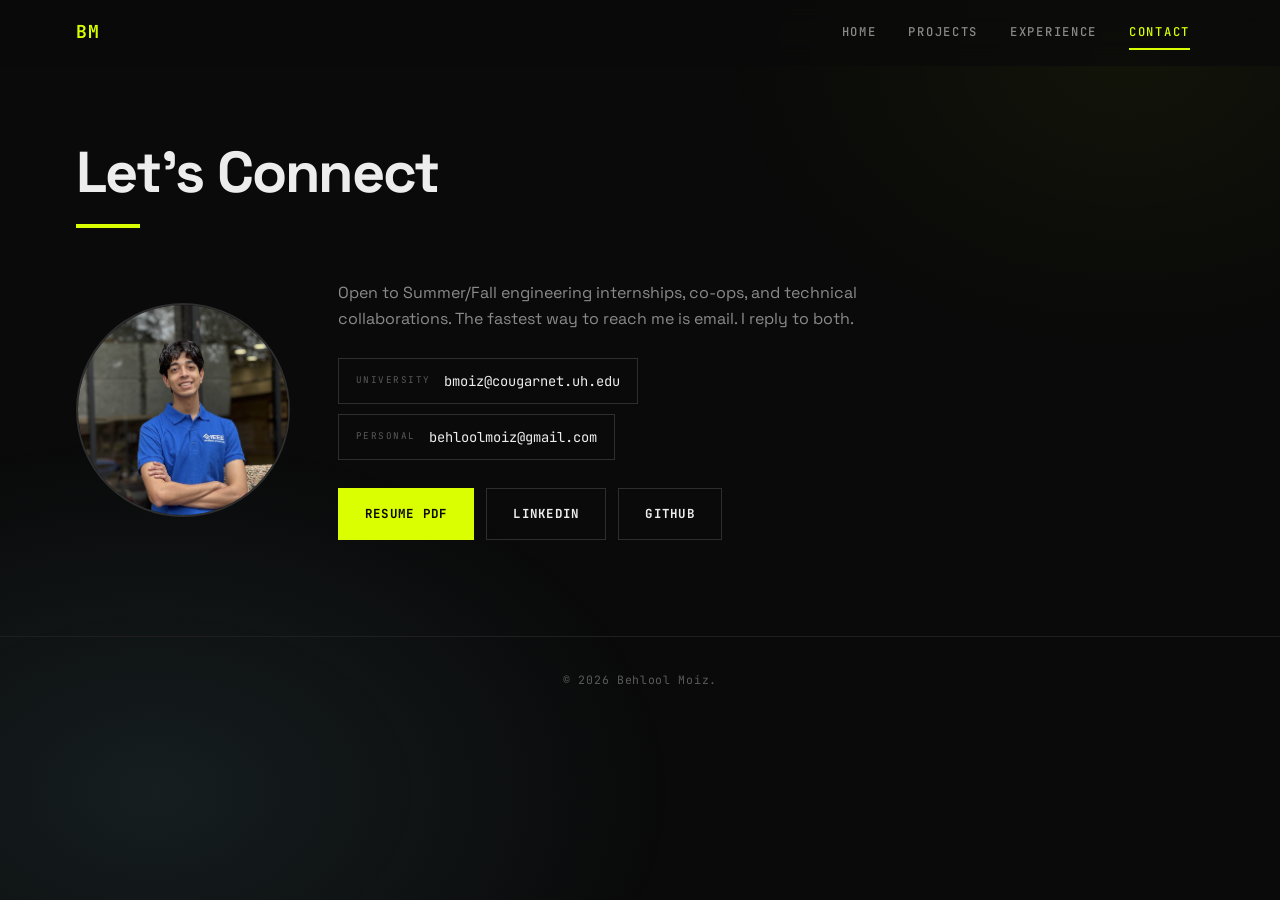
<file: contact.html>
<!DOCTYPE html>
<html lang="en">
<head>
<meta charset="utf-8">
<meta name="viewport" content="width=device-width, initial-scale=1">
<title>Contact | Behlool Moiz</title>
<meta name="description" content="Get in touch with Behlool Moiz. Open to Summer and Fall engineering internships, co-ops and technical collaborations.">
<meta name="theme-color" content="#0A0A0A">
<meta name="color-scheme" content="dark">
<link rel="icon" href="data:image/svg+xml,%3Csvg xmlns='http://www.w3.org/2000/svg' viewBox='0 0 100 100'%3E%3Crect width='100' height='100' fill='%230A0A0A'/%3E%3Ctext x='50' y='68' font-size='52' font-family='monospace' font-weight='bold' fill='%23D9FF00' text-anchor='middle'%3EBM%3C/text%3E%3C/svg%3E">
<link rel="preconnect" href="https://fonts.googleapis.com">
<link rel="preconnect" href="https://fonts.gstatic.com" crossorigin>
<link rel="stylesheet" href="https://fonts.googleapis.com/css2?family=JetBrains+Mono:wght@400;500;700&amp;family=Space+Grotesk:wght@400;500;700&amp;display=swap">
<link rel="stylesheet" href="css/style.css?v=3">
</head>
<body>
<a class="skip" href="#main">Skip to content</a>

<header class="nav" id="nav">
  <div class="nav__inner">
    <a class="brand" href="index.html">BM</a>
    <button class="nav__toggle" id="navToggle" type="button" aria-expanded="false" aria-controls="navMenu" aria-label="Open navigation menu">
      <span class="nav__bars" aria-hidden="true"></span>
    </button>
    <ul class="nav__menu" id="navMenu">
      <li><a class="nav__link" href="index.html">Home</a></li>
      <li><a class="nav__link" href="projects.html">Projects</a></li>
      <li><a class="nav__link" href="experience.html">Experience</a></li>
      <li><a class="nav__link" href="contact.html" aria-current="page">Contact</a></li>
    </ul>
  </div>
</header>

<main id="main">
<section class="section" style="padding-top:calc(var(--nav-h) + 76px)">
  <div class="wrap">

    <div class="sec-head">
      <h2 class="sec-title">Let&rsquo;s Connect</h2>
      <div class="rule"></div>
    </div>

    <div class="contact__grid">
      <!-- Click flips to the costume shot; stays inert until that file exists. -->
      <button class="portrait" id="portrait" type="button"
              data-alt="assets/banana_costume.jpg"
              aria-label="Photo of Behlool Moiz. Activate for a surprise.">
        <img class="portrait__photo" id="portraitPhoto" src="assets/PictureOfBehlool.webp" alt="Behlool Moiz"
             loading="lazy" decoding="async"
             data-label="PHOTO" data-path="assets/PictureOfBehlool.webp" onerror="mediaFallback(this)">
        <span class="portrait__tip" id="portraitTip"></span>
      </button>

      <div>
        <p class="sec-sub" style="margin-top:0">
          Open to Summer/Fall engineering internships, co-ops, and technical collaborations.
          The fastest way to reach me is email. I reply to both.
        </p>

        <div class="mails">
          <a class="mail" href="mailto:bmoiz@cougarnet.uh.edu">
            <span class="mail__k">University</span> bmoiz@cougarnet.uh.edu
          </a>
          <a class="mail" href="mailto:behloolmoiz@gmail.com">
            <span class="mail__k">Personal</span> behloolmoiz@gmail.com
          </a>
        </div>

        <div class="contact__links">
          <a class="btn btn--solid" href="resume.pdf" target="_blank" rel="noopener">Resume PDF</a>
          <a class="btn btn--ghost" href="https://www.linkedin.com/in/behlool-moiz" target="_blank" rel="noopener">LinkedIn</a>
          <a class="btn btn--ghost" href="https://github.com/B3motor1" target="_blank" rel="noopener">GitHub</a>
        </div>
      </div>
    </div>

  </div>
</section>
</main>

<footer class="site-footer">
  <div class="wrap">&copy; <span id="year">2026</span> Behlool Moiz.</div>
</footer>

<script src="js/main.js?v=3" defer></script>
</body>
</html>
</file>
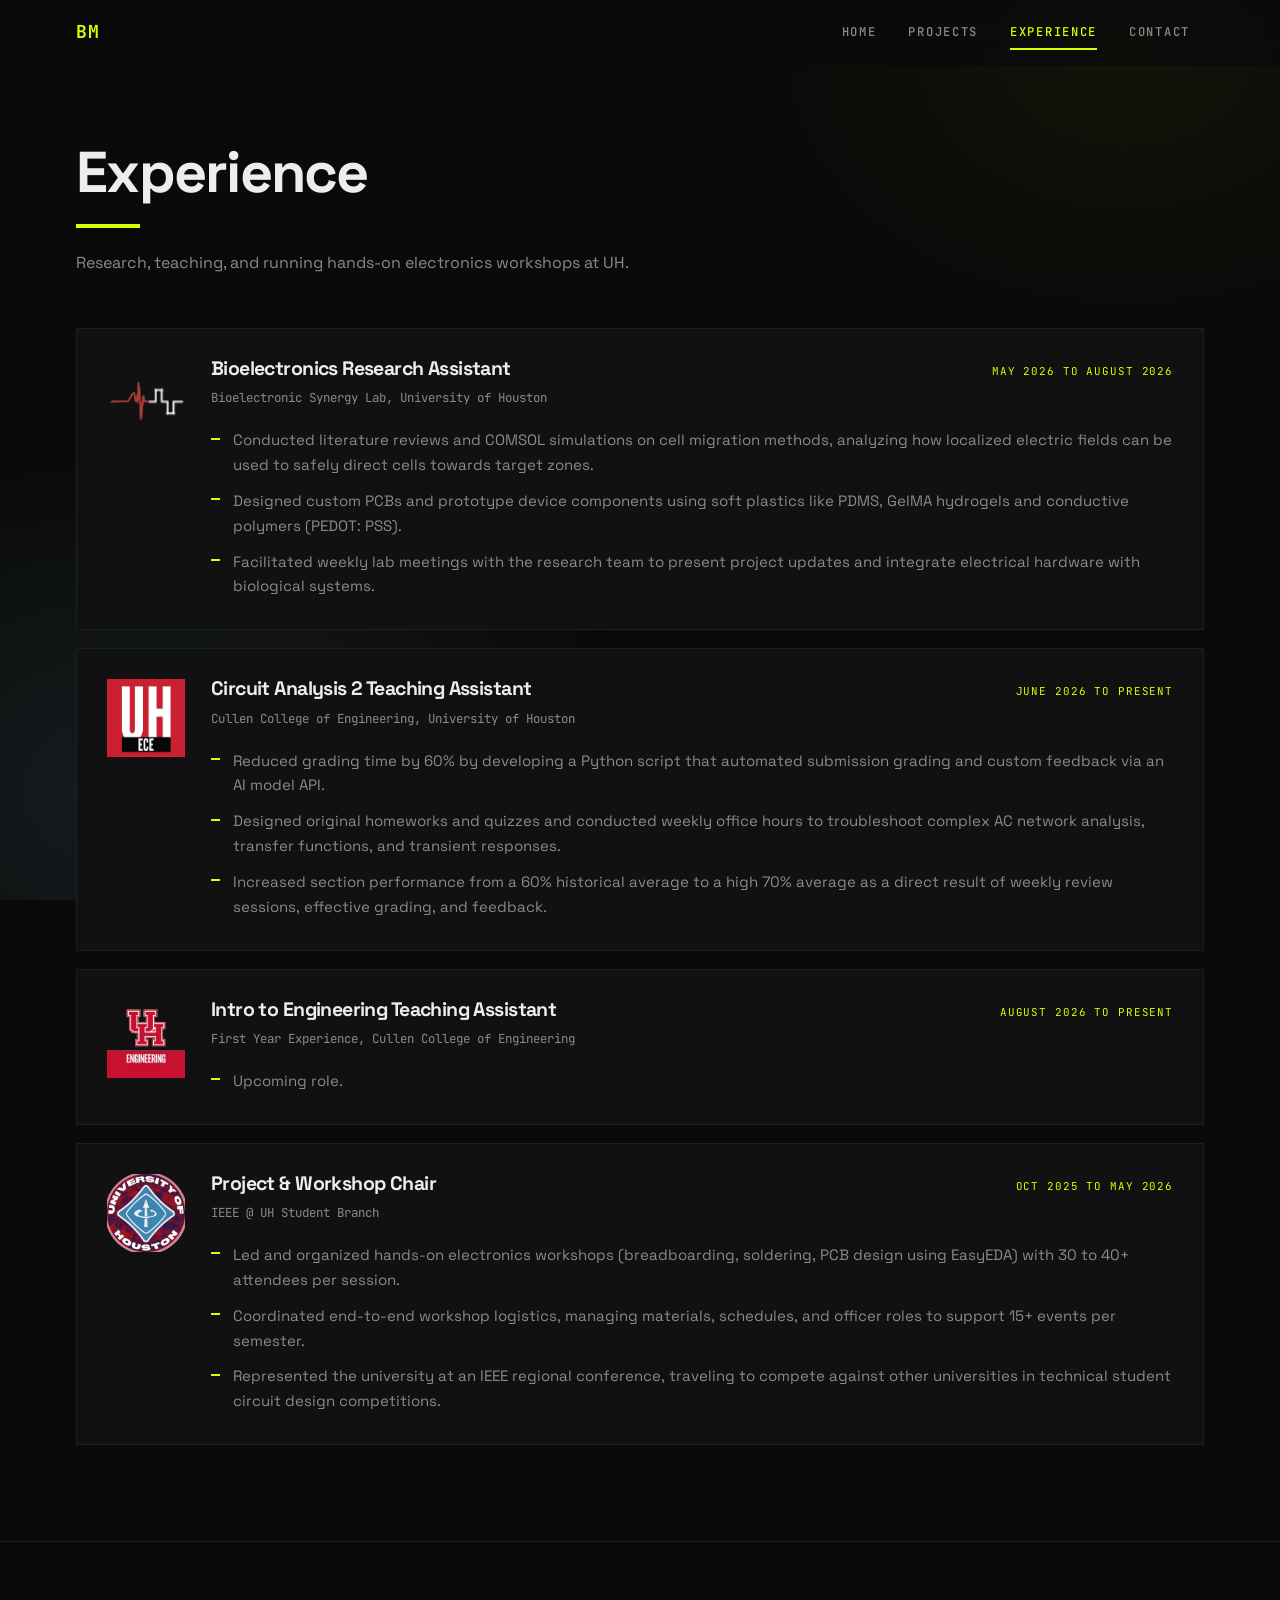
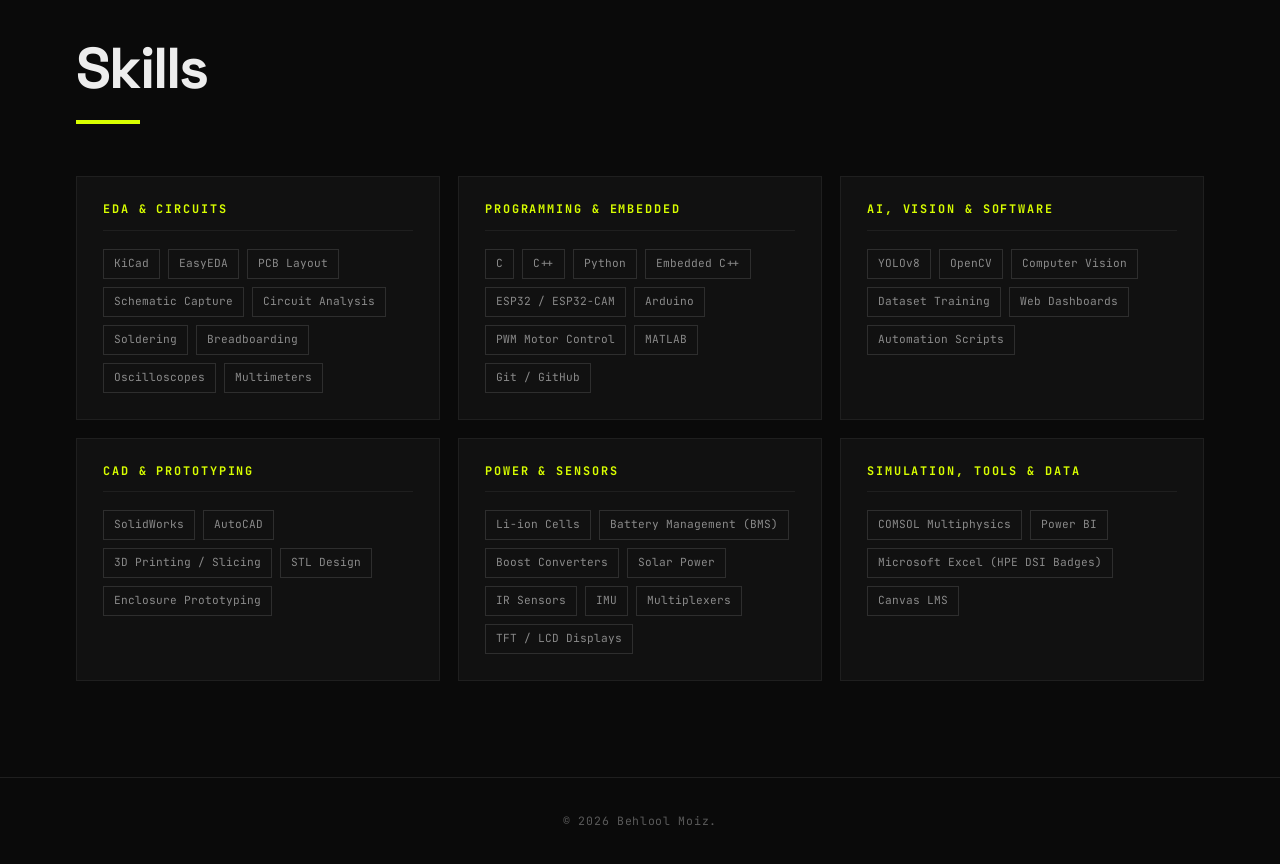
<file: experience.html>
<!DOCTYPE html>
<html lang="en">
<head>
<meta charset="utf-8">
<meta name="viewport" content="width=device-width, initial-scale=1">
<title>Experience | Behlool Moiz</title>
<meta name="description" content="Research, teaching and leadership experience of Behlool Moiz at the University of Houston, plus a full skills breakdown.">
<meta name="theme-color" content="#0A0A0A">
<meta name="color-scheme" content="dark">
<link rel="icon" href="data:image/svg+xml,%3Csvg xmlns='http://www.w3.org/2000/svg' viewBox='0 0 100 100'%3E%3Crect width='100' height='100' fill='%230A0A0A'/%3E%3Ctext x='50' y='68' font-size='52' font-family='monospace' font-weight='bold' fill='%23D9FF00' text-anchor='middle'%3EBM%3C/text%3E%3C/svg%3E">
<link rel="preconnect" href="https://fonts.googleapis.com">
<link rel="preconnect" href="https://fonts.gstatic.com" crossorigin>
<link rel="stylesheet" href="https://fonts.googleapis.com/css2?family=JetBrains+Mono:wght@400;500;700&amp;family=Space+Grotesk:wght@400;500;700&amp;display=swap">
<link rel="stylesheet" href="css/style.css?v=3">
</head>
<body>
<a class="skip" href="#main">Skip to content</a>

<header class="nav" id="nav">
  <div class="nav__inner">
    <a class="brand" href="index.html">BM</a>
    <button class="nav__toggle" id="navToggle" type="button" aria-expanded="false" aria-controls="navMenu" aria-label="Open navigation menu">
      <span class="nav__bars" aria-hidden="true"></span>
    </button>
    <ul class="nav__menu" id="navMenu">
      <li><a class="nav__link" href="index.html">Home</a></li>
      <li><a class="nav__link" href="projects.html">Projects</a></li>
      <li><a class="nav__link" href="experience.html" aria-current="page">Experience</a></li>
      <li><a class="nav__link" href="contact.html">Contact</a></li>
    </ul>
  </div>
</header>

<main id="main">

<section class="section" style="padding-top:calc(var(--nav-h) + 76px)">
  <div class="wrap">
    <div class="sec-head">
      <h2 class="sec-title">Experience</h2>
      <div class="rule"></div>
      <p class="sec-sub">Research, teaching, and running hands-on electronics workshops at UH.</p>
    </div>

    <div class="roles stagger">

      <article class="role reveal">
        <div class="role__logo">
          <img src="assets/Bioelectronic_logo.png" alt="Bioelectronic Synergy Lab logo" loading="lazy" decoding="async"
               data-label="LOGO" data-path="assets/Bioelectronic_logo.png" onerror="mediaFallback(this)">
        </div>
        <div class="role__body">
          <div class="role__head">
            <h3 class="role__title">Bioelectronics Research Assistant</h3>
            <span class="role__date">May 2026 to August 2026</span>
          </div>
          <p class="role__org">Bioelectronic Synergy Lab, University of Houston</p>
          <ul class="bullets">
            <li>Conducted literature reviews and COMSOL simulations on cell migration methods, analyzing how localized electric fields can be used to safely direct cells towards target zones.</li>
            <li>Designed custom PCBs and prototype device components using soft plastics like PDMS, GelMA hydrogels and conductive polymers (PEDOT: PSS).</li>
            <li>Facilitated weekly lab meetings with the research team to present project updates and integrate electrical hardware with biological systems.</li>
          </ul>
        </div>
      </article>

      <article class="role reveal">
        <div class="role__logo">
          <img src="assets/ECEUH_logo.jpg" alt="University of Houston ECE logo" loading="lazy" decoding="async"
               data-label="LOGO" data-path="assets/ECEUH_logo.jpg" onerror="mediaFallback(this)">
        </div>
        <div class="role__body">
          <div class="role__head">
            <h3 class="role__title">Circuit Analysis 2 Teaching Assistant</h3>
            <span class="role__date">June 2026 to Present</span>
          </div>
          <p class="role__org">Cullen College of Engineering, University of Houston</p>
          <ul class="bullets">
            <li>Reduced grading time by 60% by developing a Python script that automated submission grading and custom feedback via an AI model API.</li>
            <li>Designed original homeworks and quizzes and conducted weekly office hours to troubleshoot complex AC network analysis, transfer functions, and transient responses.</li>
            <li>Increased section performance from a 60% historical average to a high 70% average as a direct result of weekly review sessions, effective grading, and feedback.</li>
          </ul>
        </div>
      </article>

      <article class="role reveal">
        <div class="role__logo">
          <img src="assets/cullen_logo.png"
               alt="UH Cullen College of Engineering logo" loading="lazy" decoding="async"
               data-label="LOGO" data-path="assets/cullen_logo.png" onerror="mediaFallback(this)">
        </div>
        <div class="role__body">
          <div class="role__head">
            <h3 class="role__title">Intro to Engineering Teaching Assistant</h3>
            <span class="role__date">August 2026 to Present</span>
          </div>
          <p class="role__org">First Year Experience, Cullen College of Engineering</p>
          <ul class="bullets">
            <li>Upcoming role.</li>
          </ul>
        </div>
      </article>

      <article class="role reveal">
        <div class="role__logo">
          <img src="assets/IEEE_logo.png" alt="IEEE UH Student Branch logo" loading="lazy" decoding="async"
               data-label="LOGO" data-path="assets/IEEE_logo.png" onerror="mediaFallback(this)">
        </div>
        <div class="role__body">
          <div class="role__head">
            <h3 class="role__title">Project &amp; Workshop Chair</h3>
            <span class="role__date">Oct 2025 to May 2026</span>
          </div>
          <p class="role__org">IEEE @ UH Student Branch</p>
          <ul class="bullets">
            <li>Led and organized hands-on electronics workshops (breadboarding, soldering, PCB design using EasyEDA) with 30 to 40+ attendees per session.</li>
            <li>Coordinated end-to-end workshop logistics, managing materials, schedules, and officer roles to support 15+ events per semester.</li>
            <li>Represented the university at an IEEE regional conference, traveling to compete against other universities in technical student circuit design competitions.</li>
          </ul>
        </div>
      </article>

    </div>
  </div>
</section>

<section class="section">
  <div class="wrap">
    <div class="sec-head">
      <h2 class="sec-title">Skills</h2>
      <div class="rule"></div>
    </div>

    <div class="skills stagger">
      <div class="skill reveal">
        <h3 class="skill__h no-scramble">EDA &amp; Circuits</h3>
        <div class="pills">
          <span class="pill">KiCad</span><span class="pill">EasyEDA</span><span class="pill">PCB Layout</span>
          <span class="pill">Schematic Capture</span><span class="pill">Circuit Analysis</span>
          <span class="pill">Soldering</span><span class="pill">Breadboarding</span>
          <span class="pill">Oscilloscopes</span><span class="pill">Multimeters</span>
        </div>
      </div>
      <div class="skill reveal">
        <h3 class="skill__h no-scramble">Programming &amp; Embedded</h3>
        <div class="pills">
          <span class="pill">C</span><span class="pill">C++</span><span class="pill">Python</span>
          <span class="pill">Embedded C++</span><span class="pill">ESP32 / ESP32-CAM</span><span class="pill">Arduino</span>
          <span class="pill">PWM Motor Control</span><span class="pill">MATLAB</span><span class="pill">Git / GitHub</span>
        </div>
      </div>
      <div class="skill reveal">
        <h3 class="skill__h no-scramble">AI, Vision &amp; Software</h3>
        <div class="pills">
          <span class="pill">YOLOv8</span><span class="pill">OpenCV</span><span class="pill">Computer Vision</span>
          <span class="pill">Dataset Training</span><span class="pill">Web Dashboards</span>
          <span class="pill">Automation Scripts</span>
        </div>
      </div>
      <div class="skill reveal">
        <h3 class="skill__h no-scramble">CAD &amp; Prototyping</h3>
        <div class="pills">
          <span class="pill">SolidWorks</span><span class="pill">AutoCAD</span>
          <span class="pill">3D Printing / Slicing</span><span class="pill">STL Design</span>
          <span class="pill">Enclosure Prototyping</span>
        </div>
      </div>
      <div class="skill reveal">
        <h3 class="skill__h no-scramble">Power &amp; Sensors</h3>
        <div class="pills">
          <span class="pill">Li-ion Cells</span><span class="pill">Battery Management (BMS)</span>
          <span class="pill">Boost Converters</span><span class="pill">Solar Power</span>
          <span class="pill">IR Sensors</span><span class="pill">IMU</span>
          <span class="pill">Multiplexers</span><span class="pill">TFT / LCD Displays</span>
        </div>
      </div>
      <div class="skill reveal">
        <h3 class="skill__h no-scramble">Simulation, Tools &amp; Data</h3>
        <div class="pills">
          <span class="pill">COMSOL Multiphysics</span><span class="pill">Power BI</span>
          <span class="pill">Microsoft Excel (HPE DSI Badges)</span><span class="pill">Canvas LMS</span>
        </div>
      </div>
    </div>
  </div>
</section>

</main>

<footer class="site-footer">
  <div class="wrap">&copy; <span id="year">2026</span> Behlool Moiz.</div>
</footer>

<script src="js/main.js?v=3" defer></script>
</body>
</html>
</file>
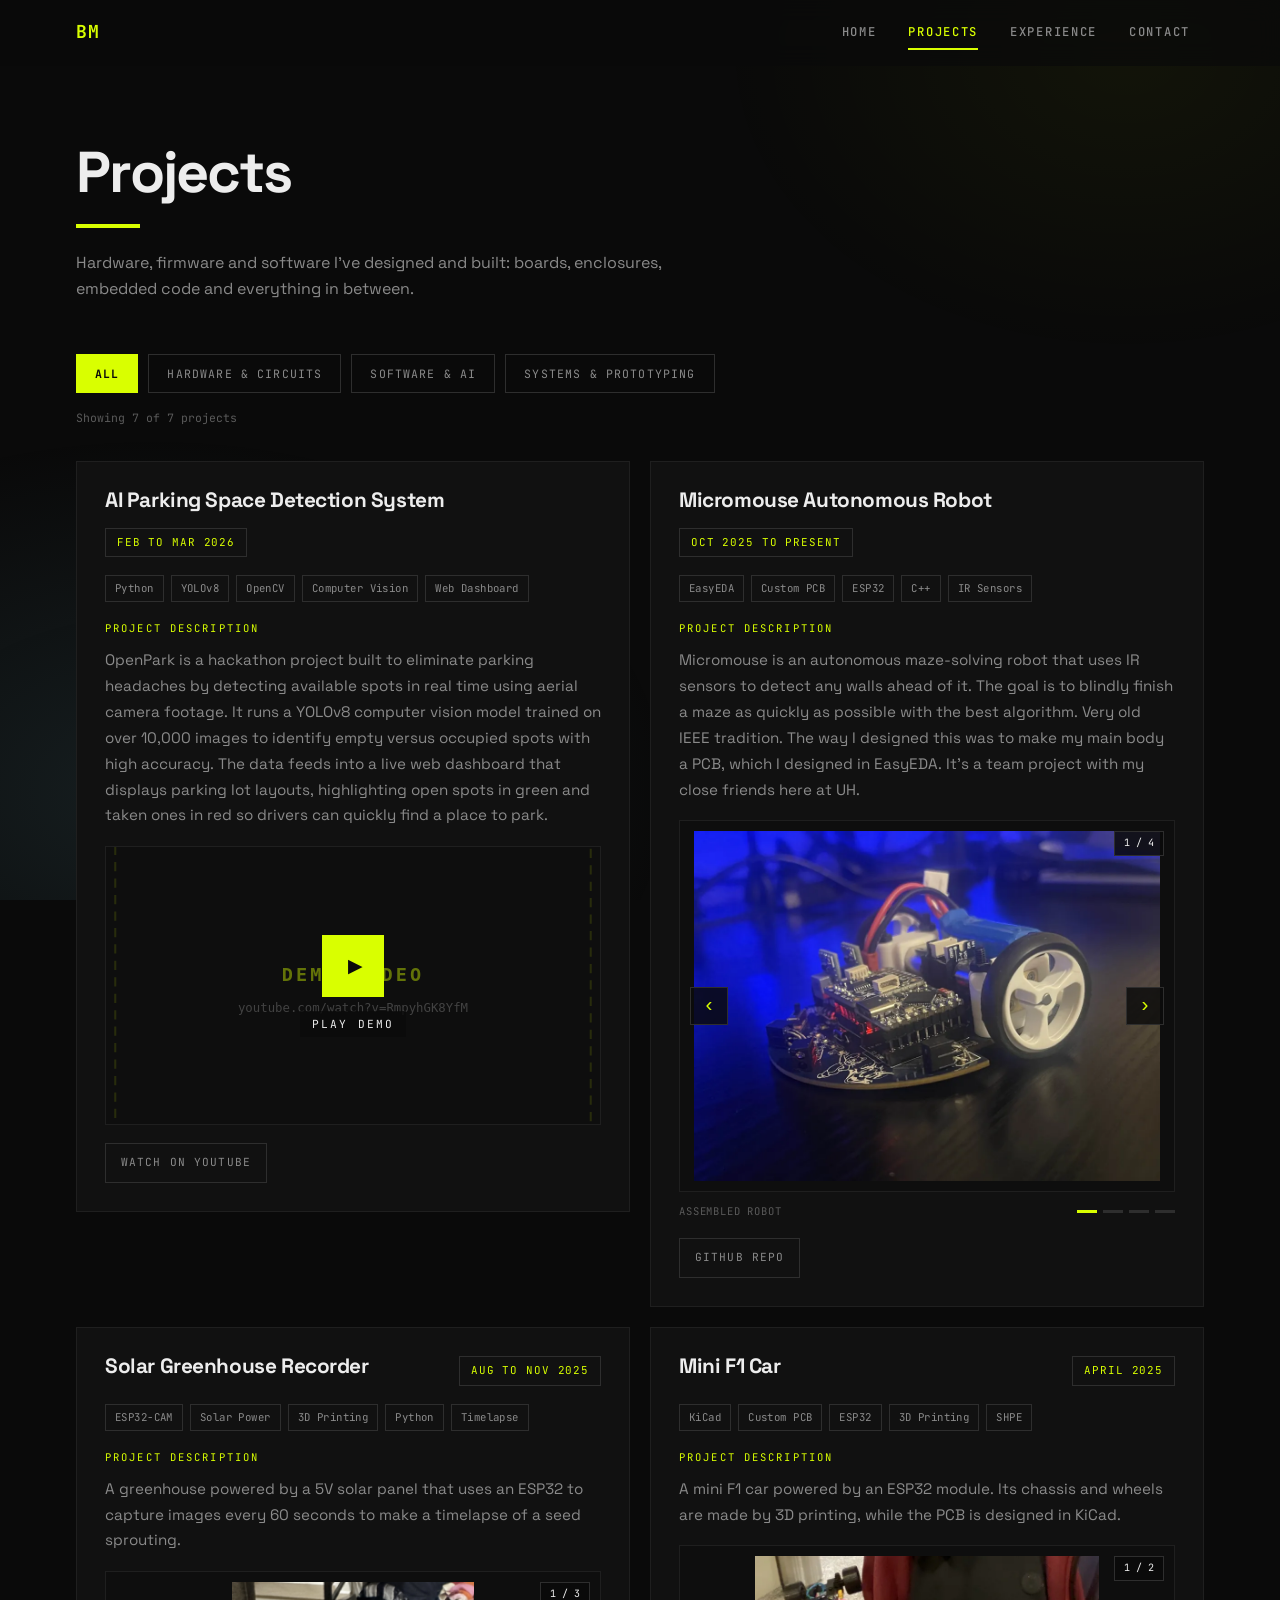
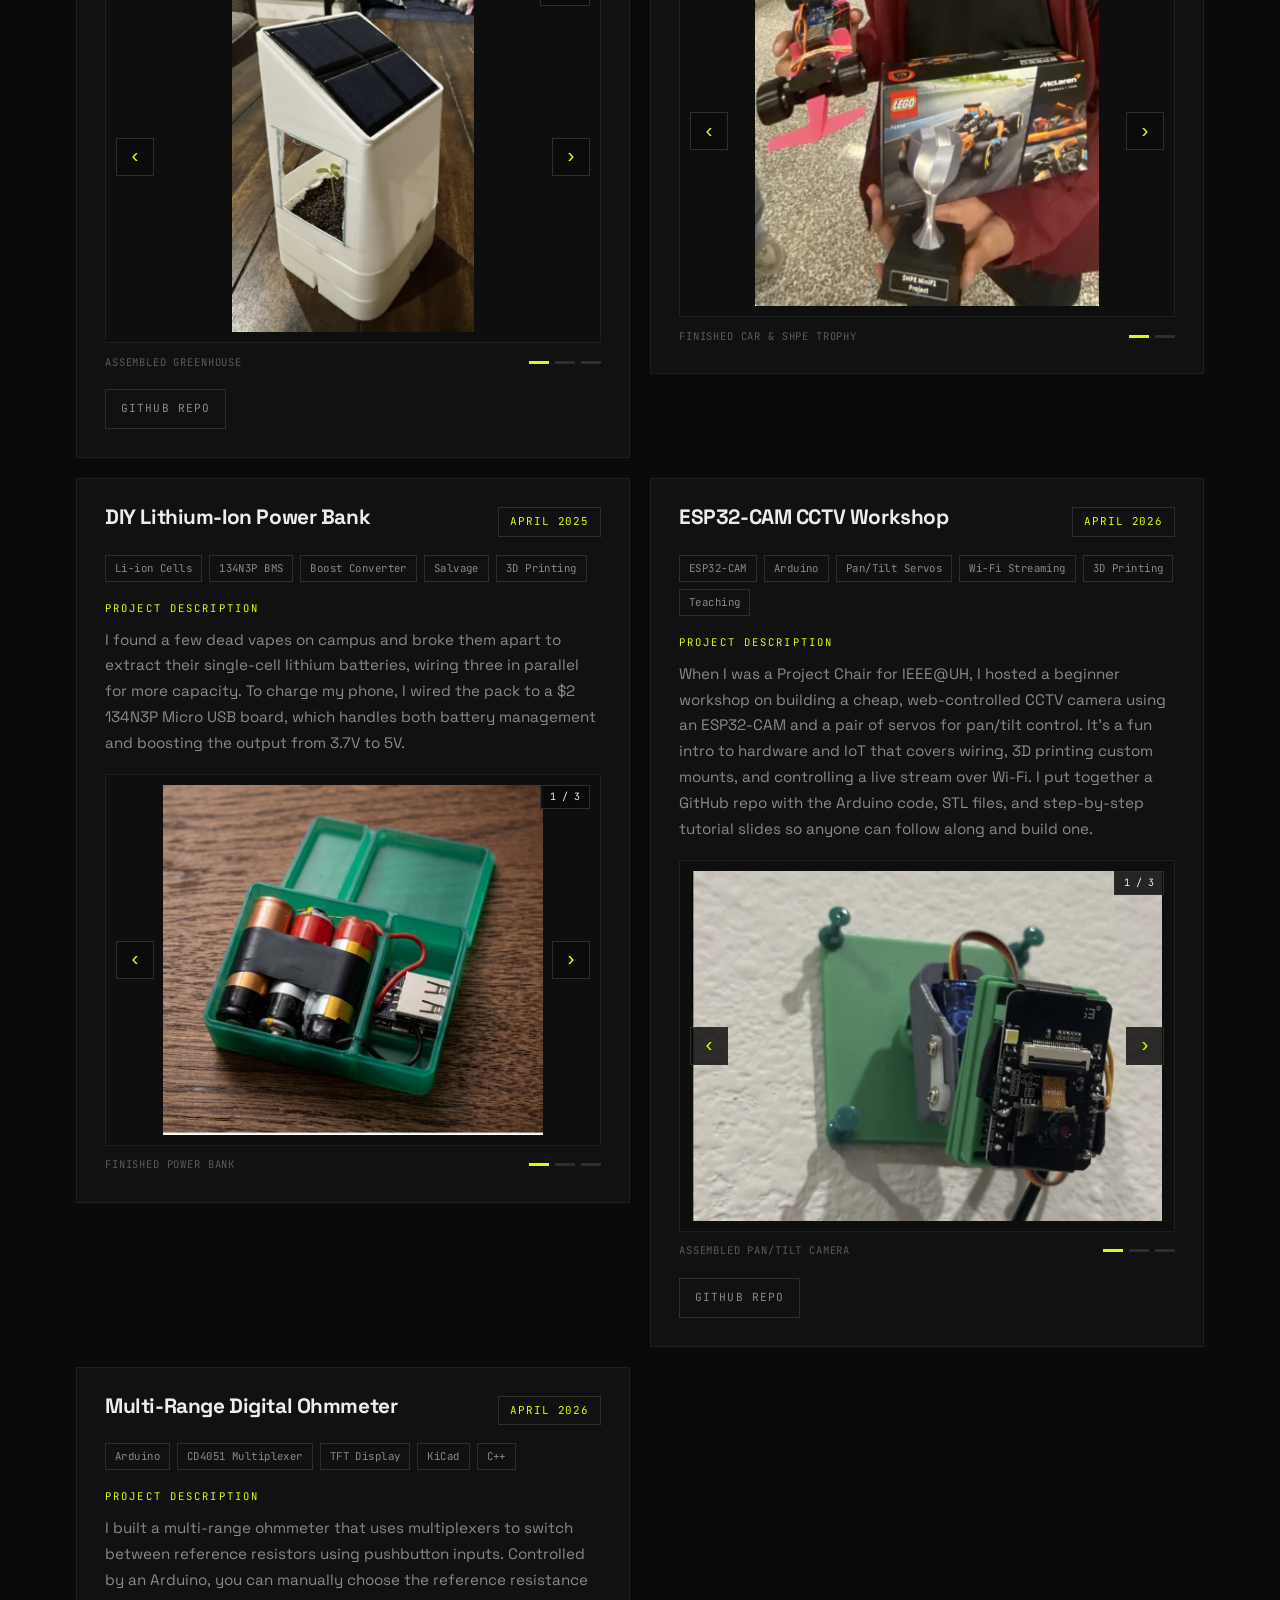
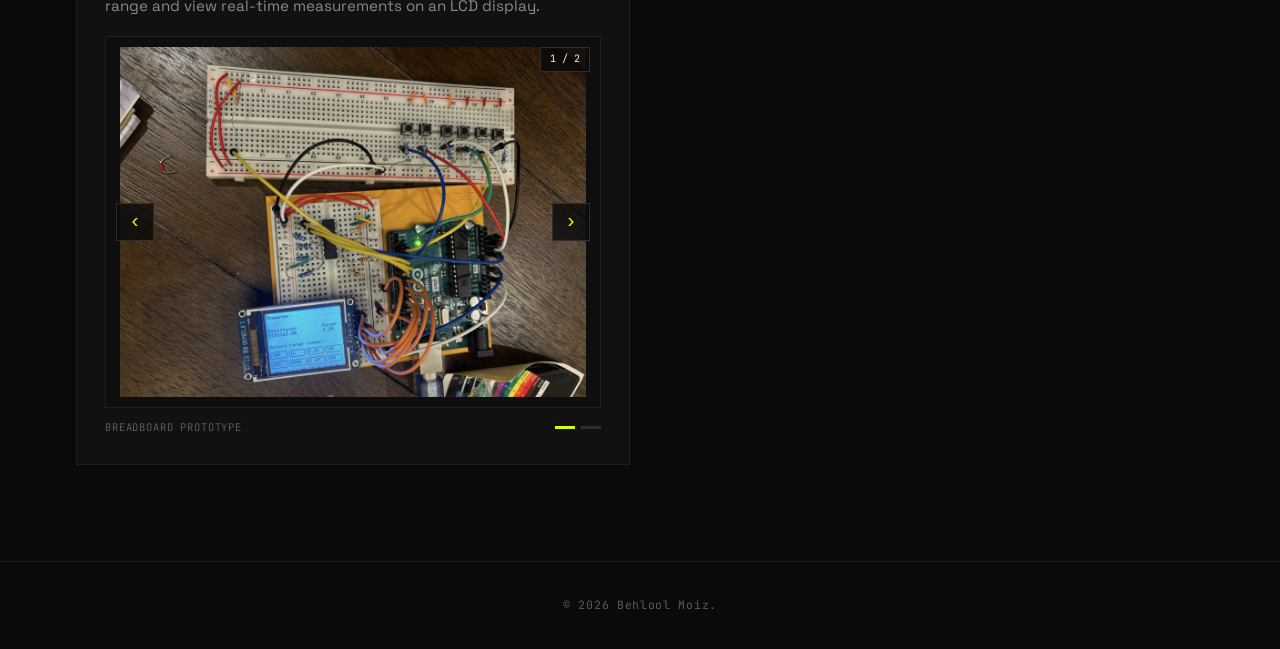
<file: projects.html>
<!DOCTYPE html>
<html lang="en">
<head>
<meta charset="utf-8">
<meta name="viewport" content="width=device-width, initial-scale=1">
<title>Projects | Behlool Moiz</title>
<meta name="description" content="Hardware, firmware and software projects by Behlool Moiz: custom PCBs, autonomous robots, computer vision and 3D-printed prototypes.">
<meta name="theme-color" content="#0A0A0A">
<meta name="color-scheme" content="dark">
<link rel="icon" href="data:image/svg+xml,%3Csvg xmlns='http://www.w3.org/2000/svg' viewBox='0 0 100 100'%3E%3Crect width='100' height='100' fill='%230A0A0A'/%3E%3Ctext x='50' y='68' font-size='52' font-family='monospace' font-weight='bold' fill='%23D9FF00' text-anchor='middle'%3EBM%3C/text%3E%3C/svg%3E">
<link rel="preconnect" href="https://fonts.googleapis.com">
<link rel="preconnect" href="https://fonts.gstatic.com" crossorigin>
<link rel="stylesheet" href="https://fonts.googleapis.com/css2?family=JetBrains+Mono:wght@400;500;700&amp;family=Space+Grotesk:wght@400;500;700&amp;display=swap">
<link rel="stylesheet" href="css/style.css?v=3">
</head>
<body>
<a class="skip" href="#main">Skip to content</a>

<header class="nav" id="nav">
  <div class="nav__inner">
    <a class="brand" href="index.html">BM</a>
    <button class="nav__toggle" id="navToggle" type="button" aria-expanded="false" aria-controls="navMenu" aria-label="Open navigation menu">
      <span class="nav__bars" aria-hidden="true"></span>
    </button>
    <ul class="nav__menu" id="navMenu">
      <li><a class="nav__link" href="index.html">Home</a></li>
      <li><a class="nav__link" href="projects.html" aria-current="page">Projects</a></li>
      <li><a class="nav__link" href="experience.html">Experience</a></li>
      <li><a class="nav__link" href="contact.html">Contact</a></li>
    </ul>
  </div>
</header>

<main id="main">
<section class="section" style="padding-top:calc(var(--nav-h) + 76px)">
  <div class="wrap">

    <div class="sec-head">
      <h2 class="sec-title">Projects</h2>
      <div class="rule"></div>
      <p class="sec-sub">
        Hardware, firmware and software I&rsquo;ve designed and built: boards, enclosures,
        embedded code and everything in between.
      </p>
    </div>

    <div class="filters" role="group" aria-label="Filter projects by category">
      <button class="filter" type="button" data-filter="all" aria-pressed="true">All</button>
      <button class="filter" type="button" data-filter="hardware" aria-pressed="false">Hardware &amp; Circuits</button>
      <button class="filter" type="button" data-filter="software" aria-pressed="false">Software &amp; AI</button>
      <button class="filter" type="button" data-filter="systems" aria-pressed="false">Systems &amp; Prototyping</button>
    </div>
    <p class="filter-count" id="filterCount" role="status">Showing 7 of 7 projects</p>

    <div class="projects stagger" id="projectGrid">

      <!-- 1. AI Parking -->
      <article class="card reveal" data-category="software">
        <div class="card__top">
          <h3 class="card__title">AI Parking Space Detection System</h3>
          <span class="card__date">Feb to Mar 2026</span>
        </div>
        <div class="stack">
          <span class="chip">Python</span><span class="chip">YOLOv8</span><span class="chip">OpenCV</span>
          <span class="chip">Computer Vision</span><span class="chip">Web Dashboard</span>
        </div>
        <div>
          <p class="desc-label">Project Description</p>
          <p class="desc">
            OpenPark is a hackathon project built to eliminate parking headaches by detecting available
            spots in real time using aerial camera footage. It runs a YOLOv8 computer vision model trained
            on over 10,000 images to identify empty versus occupied spots with high accuracy. The data feeds
            into a live web dashboard that displays parking lot layouts, highlighting open spots in green
            and taken ones in red so drivers can quickly find a place to park.
          </p>
        </div>
        <div class="video" data-video="RmpyhGK8YfM">
          <button class="video__play" type="button" aria-label="Play the OpenPark demo video">
            <img src="https://i.ytimg.com/vi/RmpyhGK8YfM/hqdefault.jpg" alt="" loading="lazy" decoding="async"
                 data-label="DEMO VIDEO" data-path="youtube.com/watch?v=RmpyhGK8YfM" onerror="mediaFallback(this)">
            <span class="video__icon" aria-hidden="true">&#9654;</span>
            <span class="video__label">Play Demo</span>
          </button>
        </div>
        <div class="card__links">
          <a class="link" href="https://www.youtube.com/watch?v=RmpyhGK8YfM" target="_blank" rel="noopener">Watch on YouTube</a>
        </div>
      </article>

      <!-- 2. Micromouse -->
      <article class="card reveal" data-category="hardware software">
        <div class="card__top">
          <h3 class="card__title">Micromouse Autonomous Robot</h3>
          <span class="card__date">Oct 2025 to Present</span>
        </div>
        <div class="stack">
          <span class="chip">EasyEDA</span><span class="chip">Custom PCB</span><span class="chip">ESP32</span>
          <span class="chip">C++</span><span class="chip">IR Sensors</span>
        </div>
        <div>
          <p class="desc-label">Project Description</p>
          <p class="desc">
            Micromouse is an autonomous maze-solving robot that uses IR sensors to detect any walls ahead
            of it. The goal is to blindly finish a maze as quickly as possible with the best algorithm.
            Very old IEEE tradition. The way I designed this was to make my main body a PCB, which I
            designed in EasyEDA. It&rsquo;s a team project with my close friends here at UH.
          </p>
        </div>
        <div class="gallery" data-gallery>
          <div class="gallery__frame">
            <button class="gal-nav gal-prev" type="button" aria-label="Previous image">&lsaquo;</button>
            <img class="gallery__img" src="assets/micromouse_main.webp" alt="Assembled Micromouse robot with wheels and battery"
                 loading="lazy" decoding="async" data-cap="Assembled Robot"
                 data-label="ASSEMBLED ROBOT" data-path="assets/micromouse_main.webp" onerror="mediaFallback(this)">
            <img class="gallery__img" src="assets/micromouse_pcb2.webp" alt="Micromouse PCB render, component side"
                 loading="lazy" decoding="async" data-cap="PCB Component Layout"
                 data-label="PCB LAYOUT" data-path="assets/micromouse_pcb2.webp" onerror="mediaFallback(this)">
            <img class="gallery__img" src="assets/micromouse_pcb1.webp" alt="Micromouse PCB render with custom silkscreen artwork"
                 loading="lazy" decoding="async" data-cap="PCB Silkscreen Artwork"
                 data-label="PCB ARTWORK" data-path="assets/micromouse_pcb1.webp" onerror="mediaFallback(this)">
            <img class="gallery__img" src="assets/micromouse_schematic.jpg" alt="Micromouse schematic drawn in EasyEDA"
                 loading="lazy" decoding="async" data-cap="EasyEDA Schematic"
                 data-label="SCHEMATIC" data-path="assets/micromouse_schematic.jpg" onerror="mediaFallback(this)">
            <button class="gal-nav gal-next" type="button" aria-label="Next image">&rsaquo;</button>
            <span class="gallery__count"></span>
          </div>
          <div class="gallery__bar"><span class="gallery__cap"></span><div class="gallery__dots"></div></div>
        </div>
        <div class="card__links">
          <a class="link" href="https://github.com/B3motor1/Micromouse-Directional-stability-code/tree/main" target="_blank" rel="noopener">GitHub Repo</a>
        </div>
      </article>

      <!-- 3. Solar Greenhouse -->
      <article class="card reveal" data-category="hardware systems">
        <div class="card__top">
          <h3 class="card__title">Solar Greenhouse Recorder</h3>
          <span class="card__date">Aug to Nov 2025</span>
        </div>
        <div class="stack">
          <span class="chip">ESP32-CAM</span><span class="chip">Solar Power</span><span class="chip">3D Printing</span>
          <span class="chip">Python</span><span class="chip">Timelapse</span>
        </div>
        <div>
          <p class="desc-label">Project Description</p>
          <p class="desc">
            A greenhouse powered by a 5V solar panel that uses an ESP32 to capture images every 60 seconds
            to make a timelapse of a seed sprouting.
          </p>
        </div>
        <div class="gallery" data-gallery>
          <div class="gallery__frame">
            <button class="gal-nav gal-prev" type="button" aria-label="Previous image">&lsaquo;</button>
            <img class="gallery__img" src="assets/solarhouse_main.webp" alt="Assembled solar greenhouse with panel on top and a seedling inside"
                 loading="lazy" decoding="async" data-cap="Assembled Greenhouse"
                 data-label="FINAL BUILD" data-path="assets/solarhouse_main.webp" onerror="mediaFallback(this)">
            <img class="gallery__img" src="assets/solarhouse_CAD.webp" alt="Exploded CAD view of the 3D-printed greenhouse parts"
                 loading="lazy" decoding="async" data-cap="Enclosure CAD"
                 data-label="CAD MODEL" data-path="assets/solarhouse_CAD.webp" onerror="mediaFallback(this)">
            <img class="gallery__img" src="assets/solarhouse_circuit.webp" alt="ESP32-CAM and wiring inside the printed electronics bay"
                 loading="lazy" decoding="async" data-cap="ESP32-CAM Electronics Bay"
                 data-label="ELECTRONICS" data-path="assets/solarhouse_circuit.webp" onerror="mediaFallback(this)">
            <button class="gal-nav gal-next" type="button" aria-label="Next image">&rsaquo;</button>
            <span class="gallery__count"></span>
          </div>
          <div class="gallery__bar"><span class="gallery__cap"></span><div class="gallery__dots"></div></div>
        </div>
        <div class="card__links">
          <a class="link" href="https://github.com/B3motor1/Solar-Greenhouse-recorder" target="_blank" rel="noopener">GitHub Repo</a>
        </div>
      </article>

      <!-- 4. Mini F1 -->
      <article class="card reveal" data-category="hardware systems">
        <div class="card__top">
          <h3 class="card__title">Mini F1 Car</h3>
          <span class="card__date">April 2025</span>
        </div>
        <div class="stack">
          <span class="chip">KiCad</span><span class="chip">Custom PCB</span><span class="chip">ESP32</span>
          <span class="chip">3D Printing</span><span class="chip">SHPE</span>
        </div>
        <div>
          <p class="desc-label">Project Description</p>
          <p class="desc">
            A mini F1 car powered by an ESP32 module. Its chassis and wheels are made by 3D printing,
            while the PCB is designed in KiCad.
          </p>
        </div>
        <div class="gallery" data-gallery>
          <div class="gallery__frame">
            <button class="gal-nav gal-prev" type="button" aria-label="Previous image">&lsaquo;</button>
            <img class="gallery__img" src="assets/minif1_main.webp" alt="The finished mini F1 car held next to the SHPE MiniF1 Project trophy"
                 loading="lazy" decoding="async" data-cap="Finished Car &amp; SHPE Trophy"
                 data-label="FINAL BUILD" data-path="assets/minif1_main.webp" onerror="mediaFallback(this)">
            <img class="gallery__img" src="assets/minif1_schematic.webp" alt="KiCad schematic for the mini F1 car control board"
                 loading="lazy" decoding="async" data-cap="KiCad Schematic"
                 data-label="SCHEMATIC" data-path="assets/minif1_schematic.webp" onerror="mediaFallback(this)">
            <button class="gal-nav gal-next" type="button" aria-label="Next image">&rsaquo;</button>
            <span class="gallery__count"></span>
          </div>
          <div class="gallery__bar"><span class="gallery__cap"></span><div class="gallery__dots"></div></div>
        </div>
      </article>

      <!-- 5. Power Bank -->
      <article class="card reveal" data-category="hardware systems">
        <div class="card__top">
          <h3 class="card__title">DIY Lithium-Ion Power Bank</h3>
          <span class="card__date">April 2025</span>
        </div>
        <div class="stack">
          <span class="chip">Li-ion Cells</span><span class="chip">134N3P BMS</span><span class="chip">Boost Converter</span>
          <span class="chip">Salvage</span><span class="chip">3D Printing</span>
        </div>
        <div>
          <p class="desc-label">Project Description</p>
          <p class="desc">
            I found a few dead vapes on campus and broke them apart to extract their single-cell lithium
            batteries, wiring three in parallel for more capacity. To charge my phone, I wired the pack to
            a $2 134N3P Micro USB board, which handles both battery management and boosting the output
            from 3.7V to 5V.
          </p>
        </div>
        <div class="gallery" data-gallery>
          <div class="gallery__frame">
            <button class="gal-nav gal-prev" type="button" aria-label="Previous image">&lsaquo;</button>
            <img class="gallery__img" src="assets/powerbank_main.webp" alt="Finished power bank: three lithium cells and a USB board in a printed case"
                 loading="lazy" decoding="async" data-cap="Finished Power Bank"
                 data-label="FINAL BUILD" data-path="assets/powerbank_main.webp" onerror="mediaFallback(this)">
            <img class="gallery__img" src="assets/powerbank_picofvapes.webp" alt="Bag of discarded vapes collected on campus for cell salvage"
                 loading="lazy" decoding="async" data-cap="Salvaged Vapes"
                 data-label="SALVAGED CELLS" data-path="assets/powerbank_picofvapes.webp" onerror="mediaFallback(this)">
            <img class="gallery__img" src="assets/powerbank_CAD.webp" alt="CAD model of the power bank enclosure in the slicer"
                 loading="lazy" decoding="async" data-cap="Enclosure CAD"
                 data-label="CAD MODEL" data-path="assets/powerbank_CAD.webp" onerror="mediaFallback(this)">
            <button class="gal-nav gal-next" type="button" aria-label="Next image">&rsaquo;</button>
            <span class="gallery__count"></span>
          </div>
          <div class="gallery__bar"><span class="gallery__cap"></span><div class="gallery__dots"></div></div>
        </div>
      </article>

      <!-- 6. CCTV Workshop -->
      <article class="card reveal" data-category="hardware software systems">
        <div class="card__top">
          <h3 class="card__title">ESP32-CAM CCTV Workshop</h3>
          <span class="card__date">April 2026</span>
        </div>
        <div class="stack">
          <span class="chip">ESP32-CAM</span><span class="chip">Arduino</span><span class="chip">Pan/Tilt Servos</span>
          <span class="chip">Wi-Fi Streaming</span><span class="chip">3D Printing</span><span class="chip">Teaching</span>
        </div>
        <div>
          <p class="desc-label">Project Description</p>
          <p class="desc">
            When I was a Project Chair for IEEE@UH, I hosted a beginner workshop on building a cheap,
            web-controlled CCTV camera using an ESP32-CAM and a pair of servos for pan/tilt control. It&rsquo;s
            a fun intro to hardware and IoT that covers wiring, 3D printing custom mounts, and controlling
            a live stream over Wi-Fi. I put together a GitHub repo with the Arduino code, STL files, and
            step-by-step tutorial slides so anyone can follow along and build one.
          </p>
        </div>
        <div class="gallery" data-gallery>
          <div class="gallery__frame">
            <button class="gal-nav gal-prev" type="button" aria-label="Previous image">&lsaquo;</button>
            <img class="gallery__img" src="assets/cctv_main.jpg" alt="Assembled ESP32-CAM on a 3D-printed pan and tilt mount fixed to a wall"
                 loading="lazy" decoding="async" data-cap="Assembled Pan/Tilt Camera"
                 data-label="FINAL BUILD" data-path="assets/cctv_main.jpg" onerror="mediaFallback(this)">
            <img class="gallery__img" src="assets/cctv_schematic.webp" alt="Wiring diagram: ESP32-CAM to pan and tilt servos on GPIO 14 and 15"
                 loading="lazy" decoding="async" data-cap="Wiring Diagram"
                 data-label="WIRING DIAGRAM" data-path="assets/cctv_schematic.webp" onerror="mediaFallback(this)">
            <img class="gallery__img" src="assets/cctv_circuit.webp" alt="Two SG90 servos wired to the 3D-printed pan and tilt bracket"
                 loading="lazy" decoding="async" data-cap="Servos &amp; Printed Mount"
                 data-label="SERVO MOUNT" data-path="assets/cctv_circuit.webp" onerror="mediaFallback(this)">
            <button class="gal-nav gal-next" type="button" aria-label="Next image">&rsaquo;</button>
            <span class="gallery__count"></span>
          </div>
          <div class="gallery__bar"><span class="gallery__cap"></span><div class="gallery__dots"></div></div>
        </div>
        <div class="card__links">
          <a class="link" href="https://github.com/B3motor1/10-ESP32-CAM-Workshop" target="_blank" rel="noopener">GitHub Repo</a>
        </div>
      </article>

      <!-- 7. Ohmmeter -->
      <article class="card reveal" data-category="hardware software">
        <div class="card__top">
          <h3 class="card__title">Multi-Range Digital Ohmmeter</h3>
          <span class="card__date">April 2026</span>
        </div>
        <div class="stack">
          <span class="chip">Arduino</span><span class="chip">CD4051 Multiplexer</span><span class="chip">TFT Display</span>
          <span class="chip">KiCad</span><span class="chip">C++</span>
        </div>
        <div>
          <p class="desc-label">Project Description</p>
          <p class="desc">
            I built a multi-range ohmmeter that uses multiplexers to switch between reference resistors
            using pushbutton inputs. Controlled by an Arduino, you can manually choose the reference
            resistance range and view real-time measurements on an LCD display.
          </p>
        </div>
        <div class="gallery" data-gallery>
          <div class="gallery__frame">
            <button class="gal-nav gal-prev" type="button" aria-label="Previous image">&lsaquo;</button>
            <img class="gallery__img" src="assets/ohmmeter_main.webp" alt="Breadboard ohmmeter with Arduino Uno and TFT display showing a resistance reading"
                 loading="lazy" decoding="async" data-cap="Breadboard Prototype"
                 data-label="PROTOTYPE" data-path="assets/ohmmeter_main.webp" onerror="mediaFallback(this)">
            <img class="gallery__img" src="assets/ohmmeter_schematic.webp" alt="KiCad schematic for the multi-range ohmmeter"
                 loading="lazy" decoding="async" data-cap="KiCad Schematic"
                 data-label="SCHEMATIC" data-path="assets/ohmmeter_schematic.webp" onerror="mediaFallback(this)">
            <button class="gal-nav gal-next" type="button" aria-label="Next image">&rsaquo;</button>
            <span class="gallery__count"></span>
          </div>
          <div class="gallery__bar"><span class="gallery__cap"></span><div class="gallery__dots"></div></div>
        </div>
      </article>

    </div>
  </div>
</section>
</main>

<footer class="site-footer">
  <div class="wrap">&copy; <span id="year">2026</span> Behlool Moiz.</div>
</footer>

<div class="lightbox" id="lightbox" role="dialog" aria-modal="true" aria-label="Image viewer" hidden>
  <div class="lightbox__backdrop" data-close></div>
  <div class="lightbox__inner">
    <button class="lb-btn lightbox__close" id="lbClose" type="button" data-close aria-label="Close viewer (Escape)">&#10005;</button>
    <button class="lb-btn" id="lbPrev" type="button" aria-label="Previous image">&lsaquo;</button>
    <img class="lightbox__img" id="lbImg" alt="">
    <button class="lb-btn" id="lbNext" type="button" aria-label="Next image">&rsaquo;</button>
    <p class="lightbox__cap" id="lbCap"></p>
  </div>
</div>

<script src="js/main.js?v=3" defer></script>
</body>
</html>
</file>
<file: css/style.css>
/* ==================================================================
   Behlool Moiz — portfolio
   Blocky / minimal. Acid yellow on near-black. No rounded corners.
================================================================== */

*, *::before, *::after { box-sizing: border-box; }

:root{
  --bg:#0A0A0A;
  --bg-2:#0E0E0E;
  --panel:#111111;
  --line:#1F1F1F;
  --line-hi:#2E2E2E;

  --accent:#D9FF00;
  --accent-dim:#8FA800;

  --text:#EDEDED;
  --muted:#8A8A8A;
  --faint:#5A5A5A;

  --mono:'JetBrains Mono', ui-monospace, SFMono-Regular, 'Cascadia Mono', Menlo, Consolas, monospace;
  --sans:'Space Grotesk', system-ui, -apple-system, 'Segoe UI', Roboto, Helvetica, Arial, sans-serif;

  --nav-h:66px;
  --maxw:1180px;
  --sbw:0px;
}

html{
  scroll-behavior:smooth;
  scroll-padding-top:calc(var(--nav-h) + 24px);
  -webkit-text-size-adjust:100%;
}

body{
  margin:0;
  font-family:var(--sans);
  font-size:16px;
  line-height:1.6;
  color:var(--text);
  background:var(--bg);
  overflow-x:hidden;
  -webkit-font-smoothing:antialiased;
}

/* Soft cold glow, bottom-left — echoes the reference without being busy */
body::before{
  content:'';
  position:fixed; inset:0; z-index:0; pointer-events:none;
  background:
    radial-gradient(760px 520px at 12% 88%, rgba(70,110,120,.20), transparent 68%),
    radial-gradient(620px 460px at 88% 6%,  rgba(217,255,0,.045), transparent 66%);
}

img{ max-width:100%; display:block; }
a{ color:var(--accent); }
h1,h2,h3,h4{ margin:0; line-height:1.05; font-weight:700; letter-spacing:-.03em; }
p{ margin:0; }
ul{ margin:0; padding:0; }
[hidden]{ display:none !important; }

:focus-visible{ outline:2px solid var(--accent); outline-offset:3px; }

.sr-only{
  position:absolute; width:1px; height:1px; padding:0; margin:-1px;
  overflow:hidden; clip:rect(0 0 0 0); white-space:nowrap; border:0;
}
.skip{
  position:absolute; left:12px; top:-60px; z-index:200;
  background:var(--accent); color:#0A0A0A; font-family:var(--mono); font-weight:700;
  font-size:.78rem; padding:10px 16px; text-decoration:none; transition:top .18s ease;
}
.skip:focus{ top:0; }

.wrap{ width:100%; max-width:var(--maxw); margin-inline:auto; padding-inline:26px; }
main, .site-footer{ position:relative; z-index:1; }

/* ==================================================================
   NAV
================================================================== */
.nav{
  position:fixed; top:0; left:0; right:0; z-index:100;
  height:var(--nav-h);
  display:flex; align-items:center;
  padding-right:var(--sbw);
  background:rgba(10,10,10,.72);
  backdrop-filter:blur(12px); -webkit-backdrop-filter:blur(12px);
  border-bottom:1px solid transparent;
  transition:background .22s ease, border-color .22s ease;
}
.nav.scrolled{ background:rgba(10,10,10,.94); border-bottom-color:var(--line); }
.nav__inner{
  width:100%; max-width:var(--maxw); margin-inline:auto; padding-inline:26px;
  display:flex; align-items:center; gap:18px;
}
.brand{
  font-family:var(--mono); font-weight:700; font-size:1.12rem; letter-spacing:.06em;
  color:var(--accent); text-decoration:none;
}
.brand:hover{ color:#fff; }

.nav__menu{ margin-left:auto; display:flex; align-items:center; gap:4px; list-style:none; }
.nav__link{
  display:block; position:relative;
  font-family:var(--mono); font-size:.76rem; font-weight:500;
  letter-spacing:.14em; text-transform:uppercase;
  color:var(--muted); text-decoration:none;
  padding:10px 14px; white-space:nowrap;
  transition:color .16s ease;
}
.nav__link:hover{ color:var(--text); }
.nav__link[aria-current="page"]{ color:var(--accent); }
.nav__link[aria-current="page"]::after{
  content:''; position:absolute; left:14px; right:14px; bottom:2px;
  height:2px; background:var(--accent);
}

.nav__toggle{
  display:none; width:42px; height:38px; flex:none; margin-left:auto;
  align-items:center; justify-content:center;
  background:transparent; border:1px solid var(--line-hi); cursor:pointer; padding:0;
}
.nav__toggle:hover{ border-color:var(--accent); }
.nav__bars{ position:relative; width:18px; height:2px; background:var(--accent); transition:background .16s ease; }
.nav__bars::before, .nav__bars::after{
  content:''; position:absolute; left:0; width:18px; height:2px; background:var(--accent);
  transition:transform .2s ease, top .2s ease;
}
.nav__bars::before{ top:-6px; }
.nav__bars::after{ top:6px; }
.nav__toggle[aria-expanded="true"] .nav__bars{ background:transparent; }
.nav__toggle[aria-expanded="true"] .nav__bars::before{ top:0; transform:rotate(45deg); }
.nav__toggle[aria-expanded="true"] .nav__bars::after{ top:0; transform:rotate(-45deg); }

@media (max-width:760px){
  .nav__toggle{ display:inline-flex; }
  .nav__menu{
    position:absolute; top:var(--nav-h); left:0; right:0;
    margin:0; padding:10px 26px 18px;
    flex-direction:column; align-items:stretch; gap:0;
    background:rgba(10,10,10,.98);
    border-bottom:1px solid var(--line);
    display:none;
  }
  .nav__menu[data-open="true"]{ display:flex; }
  .nav__link{ padding:15px 0; font-size:.9rem; border-bottom:1px solid var(--line); }
  .nav__link[aria-current="page"]::after{ left:0; right:auto; width:26px; bottom:8px; }
}
html.locked body{ overflow:hidden; padding-right:var(--sbw); }

/* ==================================================================
   BUTTONS
================================================================== */
.btn{
  display:inline-flex; align-items:center; justify-content:center; gap:9px;
  font-family:var(--mono); font-size:.78rem; font-weight:700;
  letter-spacing:.1em; text-transform:uppercase;
  padding:15px 26px; text-decoration:none; cursor:pointer;
  border:1px solid transparent; transition:.18s ease;
}
.btn--solid{ background:var(--accent); color:#0A0A0A; }
.btn--solid:hover{ background:#fff; }
.btn--ghost{ background:transparent; color:var(--text); border-color:var(--line-hi); }
.btn--ghost:hover{ border-color:var(--accent); color:var(--accent); }

/* ==================================================================
   SECTION SHELL
================================================================== */
.section{ padding:96px 0; }
.section--tight{ padding:68px 0; }
.section + .section{ border-top:1px solid var(--line); }

.sec-head{ margin-bottom:52px; }
.sec-title{ font-size:clamp(2.2rem, 6vw, 3.6rem); }
.rule{ width:64px; height:4px; background:var(--accent); margin-top:22px; }
.sec-sub{ color:var(--muted); max-width:62ch; margin-top:22px; }

.eyebrow{
  font-family:var(--mono); font-size:.72rem; letter-spacing:.24em; text-transform:uppercase;
  color:var(--accent); margin-bottom:18px;
}

/* ==================================================================
   HOME — hero + banana
================================================================== */
.hero{
  min-height:calc(100vh - var(--nav-h));
  display:flex; align-items:center;
  padding:calc(var(--nav-h) + 40px) 0 60px;
}
.hero__grid{
  display:grid; grid-template-columns:1.05fr .95fr; gap:40px; align-items:center; width:100%;
}
.hero h1{ font-size:clamp(3rem, 8.6vw, 5.6rem); }
.hero__role{
  font-family:var(--sans); font-size:clamp(1rem, 2.4vw, 1.22rem);
  color:var(--text); margin-top:26px;
}
.hero__lines{ color:var(--muted); margin-top:18px; font-size:1.02rem; }
.hero__lines span{ display:block; }
.hero__cta{ display:flex; flex-wrap:wrap; gap:14px; margin-top:38px; }

.banana{ position:relative; width:100%; aspect-ratio:1/1; max-height:66vh; }
.banana canvas{ display:block; width:100%; height:100%; cursor:grab; }
.banana canvas:active{ cursor:grabbing; }
.banana__hint{
  position:absolute; left:50%; bottom:6px; transform:translateX(-50%);
  font-family:var(--mono); font-size:.66rem; letter-spacing:.18em; text-transform:uppercase;
  color:var(--faint); pointer-events:none; white-space:nowrap;
}
/* Shown only if three.js fails to load */
.banana__fallback{ display:none; width:100%; height:100%; padding:12%; }
.banana.is-fallback canvas{ display:none; }
.banana.is-fallback .banana__fallback{ display:block; }

@media (max-width:860px){
  .hero{ min-height:0; }
  .hero__grid{ grid-template-columns:1fr; gap:8px; }
  .banana{ order:-1; max-width:340px; margin-inline:auto; max-height:none; }
  .hero__cta{ margin-top:30px; }
}

/* ==================================================================
   STATS
================================================================== */
.about__grid{ display:grid; grid-template-columns:1.15fr 1fr; gap:56px; align-items:start; }
.about__copy p + p{ margin-top:20px; }
.about__copy{ color:var(--muted); font-size:1.03rem; }

.stats{ display:grid; grid-template-columns:1fr 1fr; gap:14px; }
.stat{ border:1px solid var(--line); background:var(--panel); padding:26px 22px; transition:border-color .18s ease; }
.stat:hover{ border-color:var(--accent); }
.stat__v{
  font-family:var(--mono); font-weight:700; font-size:2.1rem; line-height:1.1;
  color:var(--accent); letter-spacing:-.02em;
}
.stat__v--sm{ font-size:1.02rem; line-height:1.28; }
.stat__l{ font-size:.83rem; color:var(--muted); margin-top:10px; }

@media (max-width:860px){
  .about__grid{ grid-template-columns:1fr; gap:38px; }
}
@media (max-width:460px){
  .stats{ grid-template-columns:1fr; }
}

/* ==================================================================
   PROJECTS
================================================================== */
.filters{ display:flex; flex-wrap:wrap; gap:10px; margin-bottom:16px; }
.filter{
  font-family:var(--mono); font-size:.72rem; letter-spacing:.1em; text-transform:uppercase;
  color:var(--muted); background:transparent; border:1px solid var(--line-hi);
  padding:11px 18px; cursor:pointer; transition:.16s ease;
}
.filter:hover{ color:var(--text); border-color:var(--accent); }
.filter[aria-pressed="true"]{ background:var(--accent); border-color:var(--accent); color:#0A0A0A; font-weight:700; }
.filter-count{ font-family:var(--mono); font-size:.72rem; color:var(--faint); margin-bottom:34px; }

.projects{ display:grid; grid-template-columns:repeat(auto-fit, minmax(430px, 1fr)); gap:20px; align-items:start; }
@media (max-width:960px){ .projects{ grid-template-columns:1fr; } }

.card{
  display:flex; flex-direction:column; gap:18px;
  padding:28px; background:var(--panel); border:1px solid var(--line);
  transition:border-color .2s ease;
}
.card:hover{ border-color:var(--line-hi); }
.card__top{ display:flex; align-items:flex-start; justify-content:space-between; gap:16px; flex-wrap:wrap; }
.card__title{ font-size:1.3rem; letter-spacing:-.02em; }
.card__date{
  font-family:var(--mono); font-size:.68rem; letter-spacing:.08em; text-transform:uppercase;
  color:var(--accent); border:1px solid var(--line-hi); padding:5px 11px; white-space:nowrap; flex:none;
}
.stack{ display:flex; flex-wrap:wrap; gap:7px; }
.chip{
  font-family:var(--mono); font-size:.67rem; letter-spacing:.04em;
  color:var(--muted); border:1px solid var(--line-hi); padding:4px 9px;
}
.desc-label{
  font-family:var(--mono); font-size:.66rem; letter-spacing:.2em; text-transform:uppercase;
  color:var(--accent); margin-bottom:10px;
}
.desc{ font-size:.95rem; color:var(--muted); line-height:1.7; }

/* Carousel */
.gallery{ display:flex; flex-direction:column; gap:10px; }
.gallery__frame{
  position:relative; width:100%; aspect-ratio:4/3;
  background:var(--bg-2); border:1px solid var(--line); overflow:hidden;
}
.gallery__img{
  position:absolute; inset:0; width:100%; height:100%;
  object-fit:contain; padding:10px;
  opacity:0; pointer-events:none; transition:opacity .3s ease; cursor:zoom-in;
}
.gallery__img.is-active{ opacity:1; pointer-events:auto; }
.gal-nav{
  position:absolute; top:50%; transform:translateY(-50%); z-index:3;
  width:38px; height:38px; display:flex; align-items:center; justify-content:center;
  font-size:1.3rem; line-height:1; padding:0 0 3px;
  color:var(--accent); background:rgba(10,10,10,.82); border:1px solid var(--line-hi);
  cursor:pointer; transition:.16s ease;
}
.gal-prev{ left:10px; } .gal-next{ right:10px; }
.gal-nav:hover{ background:var(--accent); color:#0A0A0A; border-color:var(--accent); }
.gallery__count{
  position:absolute; top:10px; right:10px; z-index:3;
  font-family:var(--mono); font-size:.63rem; color:var(--text);
  background:rgba(10,10,10,.85); border:1px solid var(--line-hi); padding:3px 9px;
}
.gallery__bar{ display:flex; align-items:center; justify-content:space-between; gap:12px; min-height:18px; }
.gallery__cap{
  font-family:var(--mono); font-size:.66rem; letter-spacing:.08em; text-transform:uppercase;
  color:var(--faint); overflow:hidden; text-overflow:ellipsis; white-space:nowrap;
}
.gallery__dots{ display:flex; gap:6px; flex:none; }
.gal-dot{ width:20px; height:3px; padding:0; border:0; cursor:pointer; background:var(--line-hi); transition:.16s ease; }
.gal-dot:hover{ background:var(--accent-dim); }
.gal-dot[aria-selected="true"]{ background:var(--accent); }

/* Video facade */
.video{ position:relative; width:100%; aspect-ratio:16/9; border:1px solid var(--line); overflow:hidden; background:var(--bg-2); }
.video iframe{ position:absolute; inset:0; width:100%; height:100%; border:0; }
.video__play{
  position:absolute; inset:0; width:100%; height:100%;
  display:flex; flex-direction:column; align-items:center; justify-content:center; gap:14px;
  background:transparent; border:0; cursor:pointer; padding:0; color:var(--text);
}
.video__play img{ position:absolute; inset:0; width:100%; height:100%; object-fit:cover; opacity:.42; }
.video__icon{
  position:relative; width:62px; height:62px;
  display:flex; align-items:center; justify-content:center;
  font-size:1.2rem; padding-left:4px;
  background:var(--accent); color:#0A0A0A; transition:transform .2s ease;
}
.video__play:hover .video__icon{ transform:scale(1.08); }
.video__label{
  position:relative; font-family:var(--mono); font-size:.7rem; letter-spacing:.18em; text-transform:uppercase;
  background:rgba(10,10,10,.75); padding:6px 12px;
}
.video__msg{
  position:absolute; inset:0; display:flex; align-items:center; justify-content:center;
  text-align:center; padding:26px; font-family:var(--mono); font-size:.76rem; color:var(--muted);
}

.card__links{ display:flex; flex-wrap:wrap; gap:10px; margin-top:auto; }
.link{
  font-family:var(--mono); font-size:.7rem; letter-spacing:.1em; text-transform:uppercase;
  color:var(--muted); text-decoration:none; border:1px solid var(--line-hi); padding:10px 15px;
  transition:.16s ease;
}
.link:hover{ color:#0A0A0A; background:var(--accent); border-color:var(--accent); }

/* ==================================================================
   EXPERIENCE
================================================================== */
.roles{ display:flex; flex-direction:column; gap:18px; }
.role{
  display:flex; gap:26px; align-items:flex-start;
  padding:30px; border:1px solid var(--line); background:var(--panel);
  transition:border-color .2s ease;
}
.role:hover{ border-color:var(--line-hi); }
/* Logos are keyed to transparent PNGs, so they sit straight on the card with
   no tile behind them. */
.role__logo{
  flex:none; width:78px; height:78px;
  display:flex; align-items:center; justify-content:center; overflow:hidden;
}
.role__logo img{ width:100%; height:100%; object-fit:contain; }
.role__body{ flex:1 1 auto; min-width:0; }
.role__head{ display:flex; flex-wrap:wrap; align-items:baseline; gap:8px 16px; }
.role__title{ font-size:1.22rem; }
.role__date{
  font-family:var(--mono); font-size:.68rem; letter-spacing:.08em; text-transform:uppercase;
  color:var(--accent); margin-left:auto; white-space:nowrap;
}
.role__org{ font-family:var(--mono); font-size:.78rem; color:var(--muted); margin-top:8px; }
.bullets{ list-style:none; display:flex; flex-direction:column; gap:11px; margin-top:20px; }
.bullets li{ position:relative; padding-left:22px; font-size:.94rem; color:var(--muted); line-height:1.65; }
.bullets li::before{
  content:''; position:absolute; left:0; top:.62em; width:9px; height:2px; background:var(--accent);
}
@media (max-width:640px){
  .role{ flex-direction:column; gap:18px; padding:24px; }
  .role__logo{ width:60px; height:60px; }
  .role__date{ margin-left:0; }
}

/* Skills band */
.skills{ display:grid; grid-template-columns:repeat(auto-fit, minmax(290px, 1fr)); gap:18px; }
.skill{ border:1px solid var(--line); background:var(--panel); padding:26px; transition:border-color .18s ease; }
.skill:hover{ border-color:var(--accent); }
.skill__h{
  font-family:var(--mono); font-size:.74rem; letter-spacing:.16em; text-transform:uppercase;
  color:var(--accent); margin-bottom:18px; padding-bottom:14px; border-bottom:1px solid var(--line);
}
.pills{ display:flex; flex-wrap:wrap; gap:8px; }
.pill{ font-family:var(--mono); font-size:.7rem; color:var(--muted); border:1px solid var(--line-hi); padding:5px 10px; }

/* ==================================================================
   CONTACT
================================================================== */
.contact__grid{ display:grid; grid-template-columns:auto 1fr; gap:48px; align-items:center; }

/* Round portrait. Click flips it to the banana-costume shot. */
.portrait{
  position:relative; width:214px; height:214px; flex:none;
  padding:0; border:0; background:none; cursor:pointer; display:block;
}
.portrait__photo{
  position:absolute; top:50%; left:50%;
  width:100%; height:100%;
  transform:translate(-50%,-50%);
  border-radius:50%; object-fit:cover; object-position:center top;
  border:2px solid var(--line-hi);
  transition:transform .55s cubic-bezier(.22,.9,.3,1), border-color .2s ease;
}
.portrait:hover .portrait__photo{ transform:translate(-50%,-50%) scale(1.04); border-color:var(--accent); }
.portrait.is-flipping .portrait__photo{ transform:translate(-50%,-50%) rotateY(360deg) scale(1.04); }
.portrait__tip{
  position:absolute; left:50%; bottom:-26px; transform:translateX(-50%); z-index:2;
  font-family:var(--mono); font-size:.6rem; letter-spacing:.16em; text-transform:uppercase;
  color:var(--faint); white-space:nowrap; pointer-events:none;
  opacity:0; transition:opacity .2s ease;
}
.portrait:hover .portrait__tip, .portrait:focus-visible .portrait__tip{ opacity:1; }

.mails{ display:flex; flex-direction:column; align-items:flex-start; gap:10px; margin-top:26px; }
.mail{
  display:inline-flex; align-items:center; gap:13px;
  font-family:var(--mono); font-size:.86rem;
  color:var(--text); text-decoration:none;
  border:1px solid var(--line-hi); padding:11px 17px;
  transition:.16s ease;
}
.mail:hover{ border-color:var(--accent); color:var(--accent); }
.mail__k{ font-size:.58rem; letter-spacing:.16em; text-transform:uppercase; color:var(--faint); flex:none; }
.contact__links{ display:flex; flex-wrap:wrap; gap:12px; margin-top:28px; }

@media (max-width:760px){
  .contact__grid{ grid-template-columns:1fr; gap:34px; justify-items:start; }
  .portrait{ width:188px; height:188px; }
  .mail{ font-size:.78rem; padding:10px 14px; gap:10px; }
}
@media (max-width:430px){
  .mail{ font-size:.72rem; }
}

/* ==================================================================
   FOOTER
================================================================== */
.site-footer{
  border-top:1px solid var(--line);
  padding:34px 0;
  font-family:var(--mono); font-size:.72rem; letter-spacing:.06em; color:var(--faint);
  text-align:center;
}

/* ==================================================================
   LIGHTBOX
================================================================== */
.lightbox{ position:fixed; inset:0; z-index:200; display:flex; align-items:center; justify-content:center; }
.lightbox__backdrop{ position:absolute; inset:0; background:rgba(5,5,5,.95); }
.lightbox__inner{ position:relative; z-index:1; display:flex; align-items:center; gap:10px; max-width:min(1150px, 94vw); }
.lightbox__img{ max-width:100%; max-height:80vh; width:auto; border:1px solid var(--line-hi); background:var(--bg-2); }
.lightbox__cap{
  position:absolute; left:0; right:0; bottom:-40px; text-align:center;
  font-family:var(--mono); font-size:.72rem; letter-spacing:.08em; color:var(--muted);
}
.lb-btn{
  flex:none; width:44px; height:44px; display:flex; align-items:center; justify-content:center;
  font-size:1.4rem; line-height:1; color:var(--accent);
  background:transparent; border:1px solid var(--line-hi); cursor:pointer; padding:0;
  transition:.16s ease;
}
.lb-btn:hover{ background:var(--accent); color:#0A0A0A; border-color:var(--accent); }
.lightbox__close{ position:absolute; top:-56px; right:0; font-size:1.05rem; }
@media (max-width:640px){
  .lb-btn{ width:38px; height:38px; font-size:1.2rem; }
  .lightbox__close{ top:-48px; }
  .lightbox__img{ max-height:66vh; }
}

/* ==================================================================
   SCRAMBLE + REVEAL
================================================================== */
/* Scrambling swaps in glyphs of differing width; lock the box so
   surrounding layout cannot jitter mid-animation. */
.scramble{ cursor:default; }
.scramble.is-scrambling{ color:var(--accent); }

.reveal{ opacity:0; translate:0 22px; transition:opacity .6s ease, translate .6s ease; }
.reveal.is-visible{ opacity:1; translate:0 0; }
.stagger > .reveal:nth-child(2){ transition-delay:.06s; }
.stagger > .reveal:nth-child(3){ transition-delay:.12s; }
.stagger > .reveal:nth-child(4){ transition-delay:.18s; }
.stagger > .reveal:nth-child(5){ transition-delay:.24s; }
.stagger > .reveal:nth-child(6){ transition-delay:.30s; }

@media (prefers-reduced-motion: reduce){
  html{ scroll-behavior:auto; }
  *, *::before, *::after{
    animation-duration:.001ms !important; animation-iteration-count:1 !important;
    transition-duration:.001ms !important;
  }
  .reveal{ opacity:1; translate:0 0; }
}

@media print{
  .nav, .filters, .filter-count, .lightbox, .video, .skip, .gal-nav, .gallery__dots, .banana{ display:none !important; }
  body{ background:#fff; color:#000; }
  body::before{ display:none; }
  .card, .role, .skill, .stat{ border-color:#ccc; break-inside:avoid; }
  .gallery__img{ position:static; opacity:1 !important; }
}
</file>
